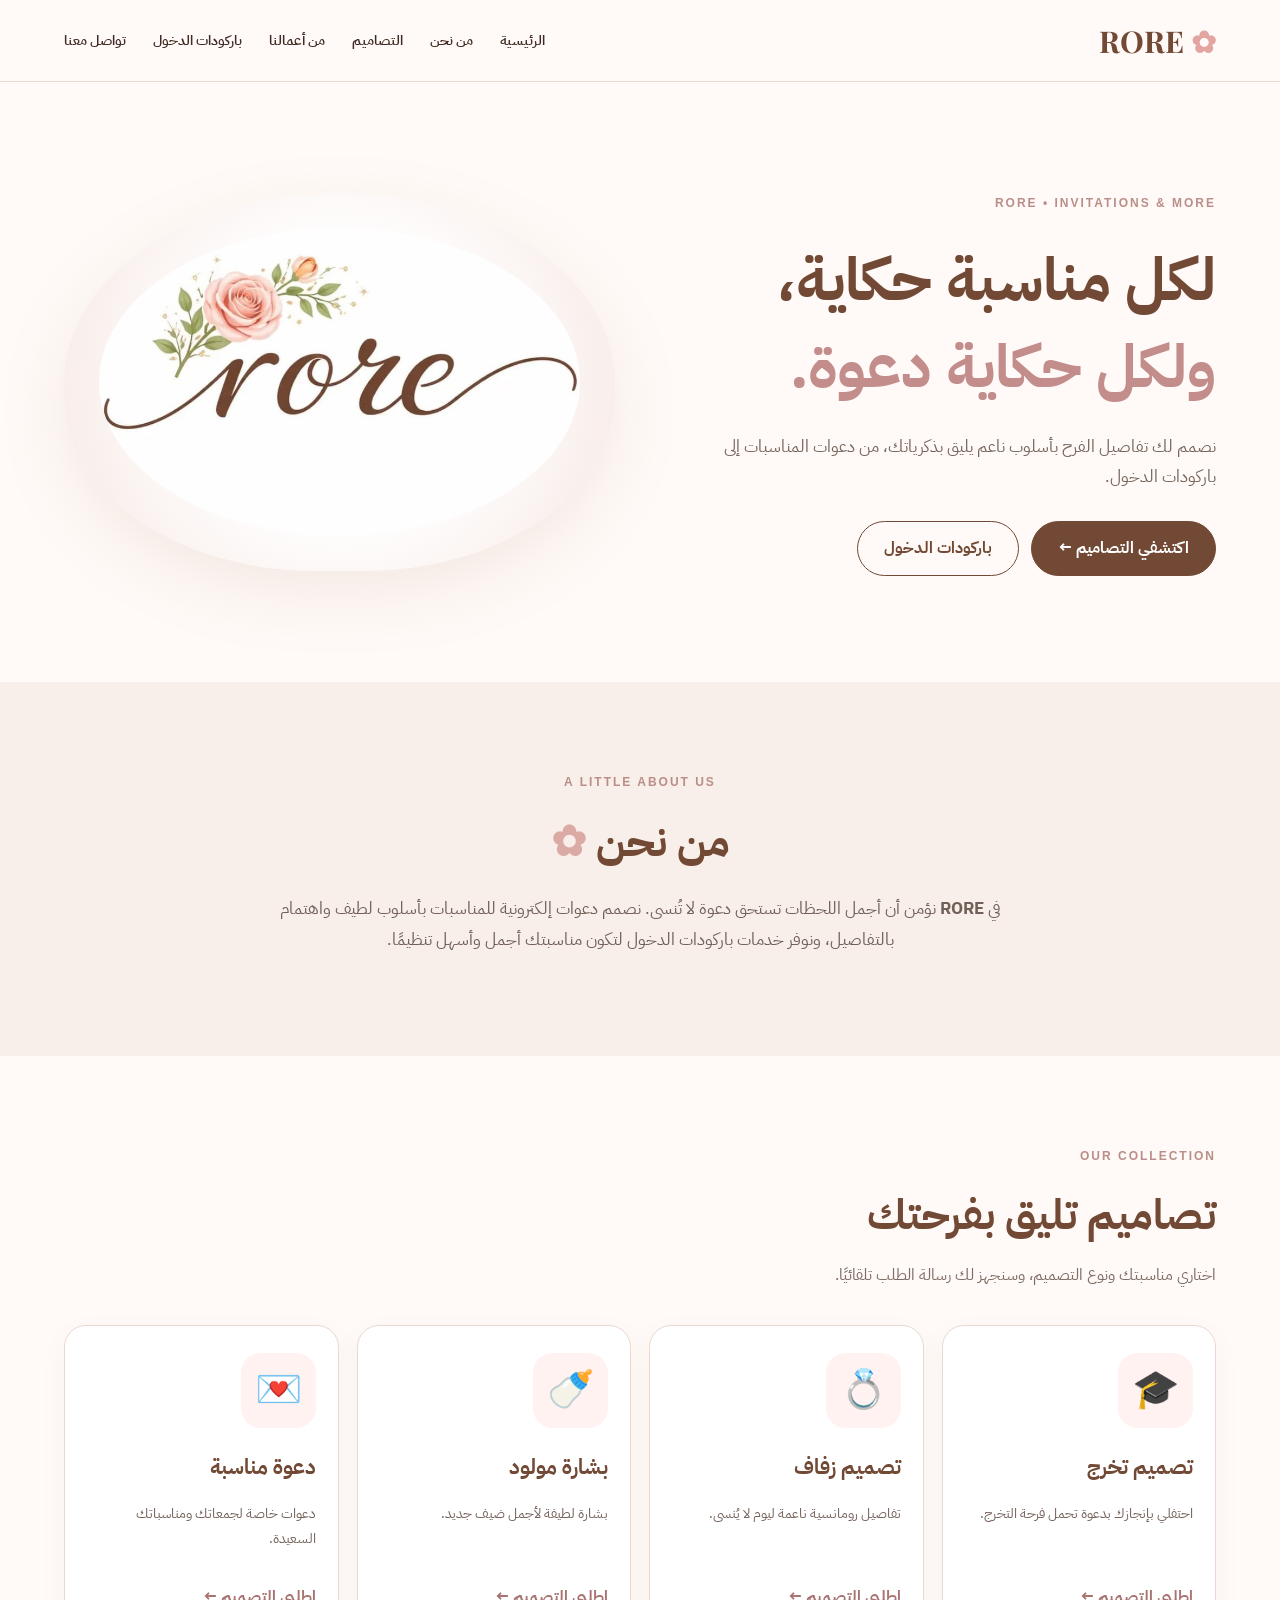
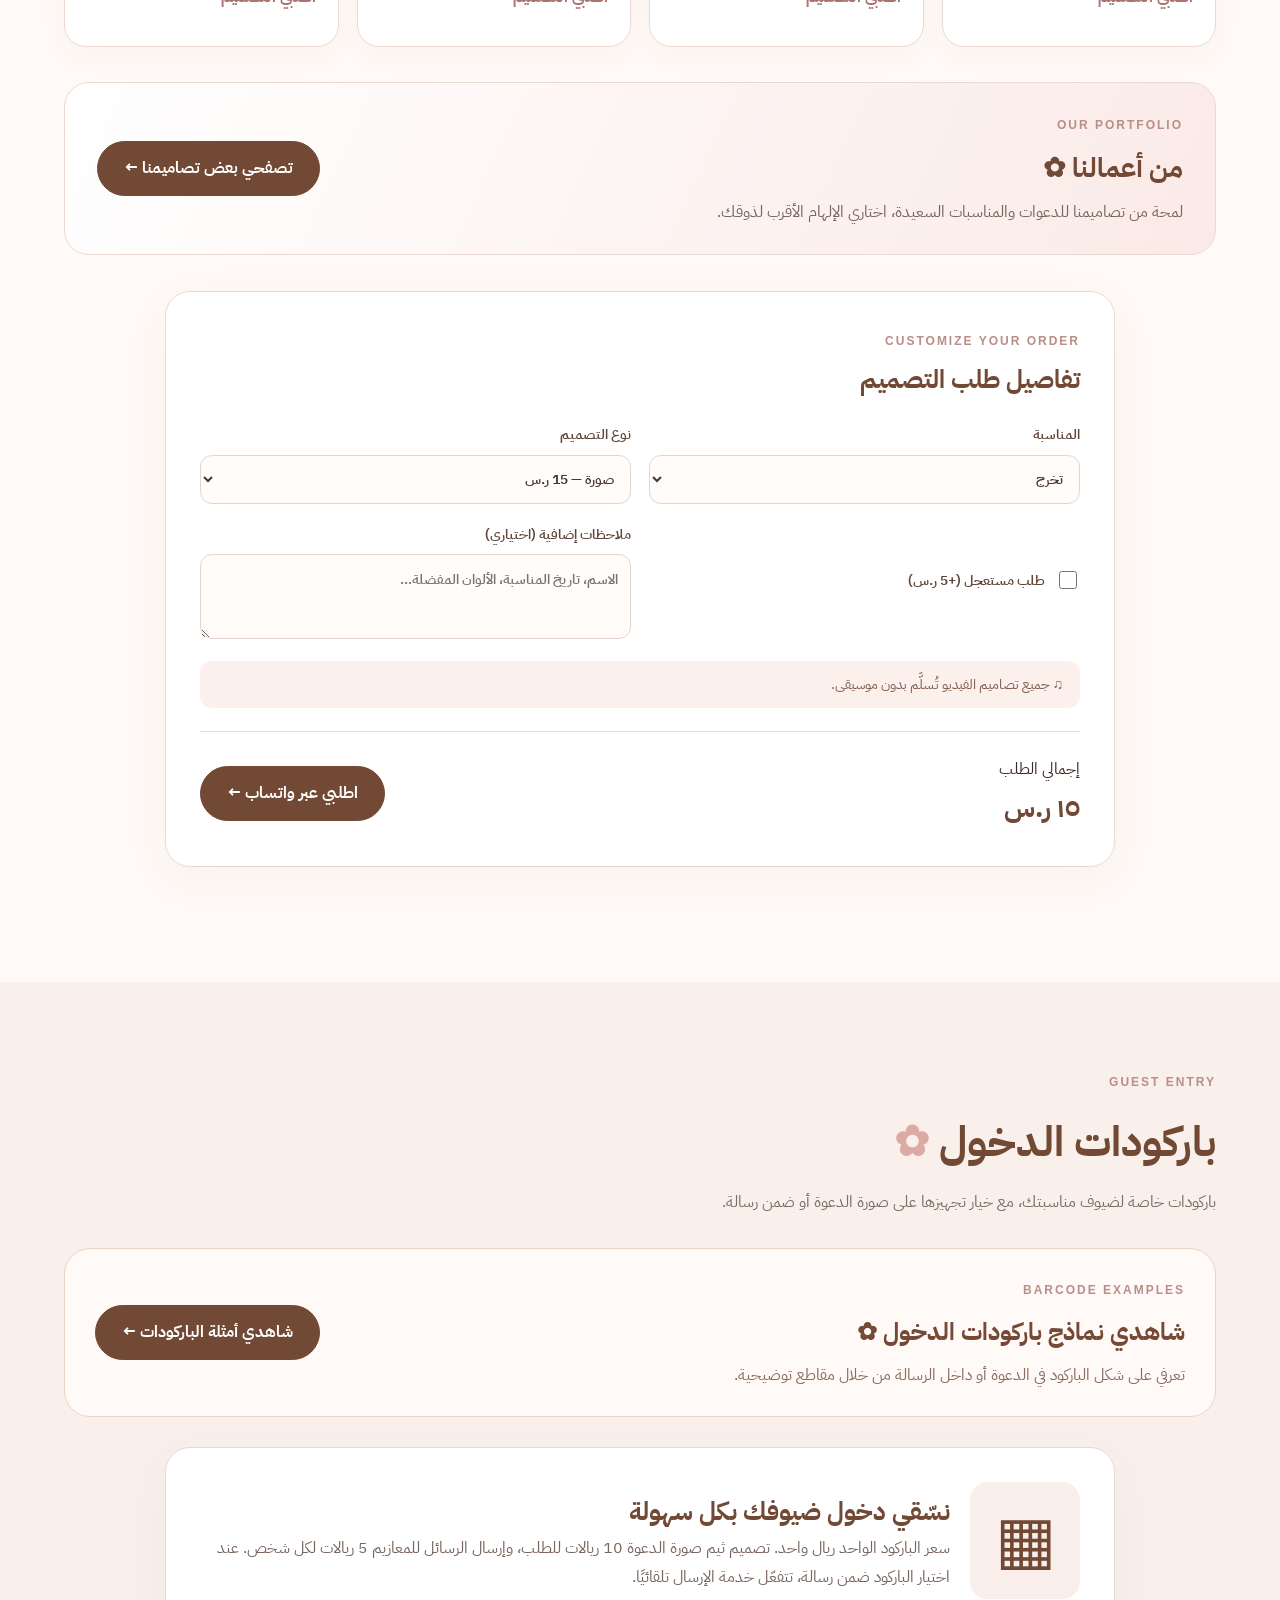
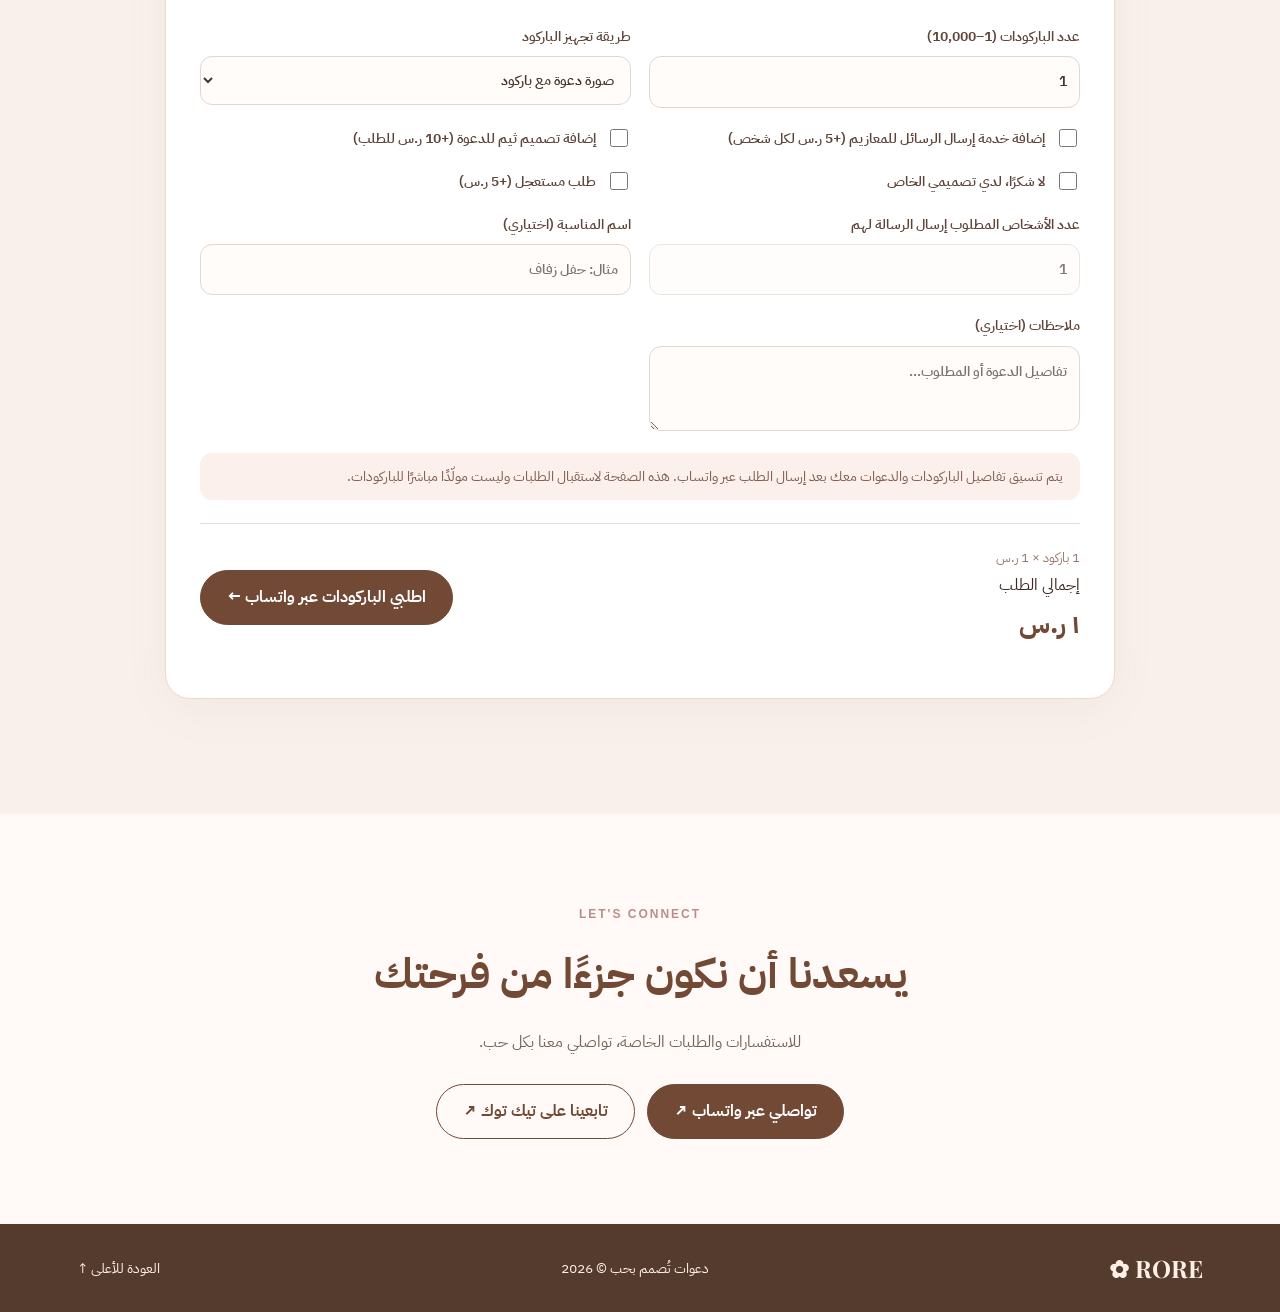
<file: index.html>
<!doctype html><html lang="ar" dir="rtl"><head><meta charset="utf-8"><meta name="viewport" content="width=device-width,initial-scale=1"><meta name="theme-color" content="#f8f1ed"><meta name="description" content="RORE تصاميم دعوات إلكترونية وباركودات دخول للمناسبات"><title>RORE | دعوات تصنع الذكرى</title><link rel="stylesheet" href="style.css"></head><body><header class="header"><a class="brand" href="#home"><span class="flower">✿</span> RORE</a><button class="menu" id="menu" aria-label="فتح القائمة" aria-expanded="false">☰</button><nav id="nav"><a href="#home">الرئيسية</a><a href="#about">من نحن</a><a href="#designs">التصاميم</a><a href="portfolio.html">من أعمالنا</a><a href="#barcode">باركودات الدخول</a><a href="#contact">تواصل معنا</a></nav></header><main><section id="home" class="hero"><div class="heroText"><span class="eyebrow">RORE • INVITATIONS & MORE</span><h1>لكل مناسبة حكاية،<br><em>ولكل حكاية دعوة.</em></h1><p>نصمم لك تفاصيل الفرح بأسلوب ناعم يليق بذكرياتك، من دعوات المناسبات إلى باركودات الدخول.</p><div class="actions"><a class="btn" href="#designs">اكتشفي التصاميم ←</a><a class="btn outline" href="#barcode">باركودات الدخول</a></div></div><div class="logoFrame"><img src="assets/rore-logo.png" alt="شعار RORE الوردي والزهور"></div></section><section id="about" class="section about"><span class="eyebrow">A LITTLE ABOUT US</span><h2>من نحن <span>✿</span></h2><p>في <strong>RORE</strong> نؤمن أن أجمل اللحظات تستحق دعوة لا تُنسى. نصمم دعوات إلكترونية للمناسبات بأسلوب لطيف واهتمام بالتفاصيل، ونوفر خدمات باركودات الدخول لتكون مناسبتك أجمل وأسهل تنظيمًا.</p></section><section id="designs" class="section"><span class="eyebrow">OUR COLLECTION</span><h2>تصاميم تليق بفرحتك</h2><p class="sub">اختاري مناسبتك ونوع التصميم، وسنجهز لك رسالة الطلب تلقائيًا.</p><div class="cards"><article class="designCard"><div class="cardIcon">🎓</div><h3>تصميم تخرج</h3><p>احتفلي بإنجازك بدعوة تحمل فرحة التخرج.</p><button data-design="تخرج" class="choose">اطلبي التصميم ←</button></article><article class="designCard"><div class="cardIcon">💍</div><h3>تصميم زفاف</h3><p>تفاصيل رومانسية ناعمة ليوم لا يُنسى.</p><button data-design="زفاف" class="choose">اطلبي التصميم ←</button></article><article class="designCard"><div class="cardIcon">🍼</div><h3>بشارة مولود</h3><p>بشارة لطيفة لأجمل ضيف جديد.</p><button data-design="بشارة مولود" class="choose">اطلبي التصميم ←</button></article><article class="designCard"><div class="cardIcon">💌</div><h3>دعوة مناسبة</h3><p>دعوات خاصة لجمعاتك ومناسباتك السعيدة.</p><button data-design="دعوة مناسبة" class="choose">اطلبي التصميم ←</button></article></div><div class="portfolioTeaser"><div><span class="eyebrow">OUR PORTFOLIO</span><h3>من أعمالنا ✿</h3><p>لمحة من تصاميمنا للدعوات والمناسبات السعيدة، اختاري الإلهام الأقرب لذوقك.</p></div><a class="btn" href="portfolio.html">تصفحي بعض تصاميمنا ←</a></div><div class="orderPanel" id="designOrder"><div><span class="eyebrow">CUSTOMIZE YOUR ORDER</span><h3>تفاصيل طلب التصميم</h3></div><div class="fields"><label>المناسبة<select id="occasion"><option>تخرج</option><option>زفاف</option><option>بشارة مولود</option><option>دعوة مناسبة</option></select></label><label>نوع التصميم<select id="format"><option value="15">صورة — 15 ر.س</option><option value="25">فيديو — 25 ر.س</option><option value="45">دعوة تفاعلية — 45 ر.س</option></select></label><label class="check"><input type="checkbox" id="rush"> طلب مستعجل (+5 ر.س)</label><label>ملاحظات إضافية (اختياري)<textarea id="designNotes" maxlength="500" placeholder="الاسم، تاريخ المناسبة، الألوان المفضلة..."></textarea></label></div><div class="notice">♫ جميع تصاميم الفيديو تُسلَّم بدون موسيقى.</div><div class="checkout"><div>إجمالي الطلب <strong id="designTotal">15 ر.س</strong></div><button class="btn" id="designSubmit">اطلبي عبر واتساب ←</button></div></div></section><section id="barcode" class="section barcodeSection"><span class="eyebrow">GUEST ENTRY</span><h2>باركودات الدخول <span>✿</span></h2><p class="sub">باركودات خاصة لضيوف مناسبتك، مع خيار تجهيزها على صورة الدعوة أو ضمن رسالة.</p><div class="barcodeExamples"><div><span class="eyebrow">BARCODE EXAMPLES</span><h3>شاهدي نماذج باركودات الدخول ✿</h3><p>تعرفي على شكل الباركود في الدعوة أو داخل الرسالة من خلال مقاطع توضيحية.</p></div><a class="btn" href="barcode-examples.html">شاهدي أمثلة الباركودات ←</a></div><div class="orderPanel barcodePanel"><div class="barcodeIntro"><div class="qrIcon">▦</div><div><h3>نسّقي دخول ضيوفك بكل سهولة</h3><p>سعر الباركود الواحد ريال واحد. تصميم ثيم صورة الدعوة 10 ريالات للطلب، وإرسال الرسائل للمعازيم 5 ريالات لكل شخص. عند اختيار الباركود ضمن رسالة، تتفعّل خدمة الإرسال تلقائيًا.</p></div></div><div class="fields"><label>عدد الباركودات (1–10,000)<input id="qty" type="number" min="1" max="10000" step="1" value="1" inputmode="numeric"></label><label>طريقة تجهيز الباركود<select id="barcodeType"><option value="صورة دعوة مع باركود">صورة دعوة مع باركود</option><option value="باركود ضمن رسالة">باركود ضمن رسالة</option></select></label><label class="check"><input type="checkbox" id="sendGuests"> إضافة خدمة إرسال الرسائل للمعازيم (+5 ر.س لكل شخص)</label><label class="check" id="themeOption"><input type="checkbox" id="themeDesign"> إضافة تصميم ثيم للدعوة (+10 ر.س للطلب)</label><label class="check"><input type="checkbox" id="ownDesign"> لا شكرًا، لدي تصميمي الخاص</label><label class="check"><input type="checkbox" id="barcodeRush"> طلب مستعجل (+5 ر.س)</label><label>عدد الأشخاص المطلوب إرسال الرسالة لهم<input id="sendQty" type="number" min="1" max="10000" step="1" value="1" inputmode="numeric" disabled></label><label>اسم المناسبة (اختياري)<input id="eventName" type="text" maxlength="100" placeholder="مثال: حفل زفاف"></label><label>ملاحظات (اختياري)<textarea id="barcodeNotes" maxlength="500" placeholder="تفاصيل الدعوة أو المطلوب..."></textarea></label></div><div class="notice">يتم تنسيق تفاصيل الباركودات والدعوات معك بعد إرسال الطلب عبر واتساب. هذه الصفحة لاستقبال الطلبات وليست مولّدًا مباشرًا للباركودات.</div><div class="checkout"><div><small id="breakdown">1 باركود × 1 ر.س</small><span>إجمالي الطلب <strong id="barcodeTotal">1 ر.س</strong></span></div><button class="btn" id="barcodeSubmit">اطلبي الباركودات عبر واتساب ←</button></div><p class="error" id="error" role="alert" aria-live="polite"></p></div></section><section id="contact" class="section contact"><span class="eyebrow">LET'S CONNECT</span><h2>يسعدنا أن نكون جزءًا من فرحتك</h2><p>للاستفسارات والطلبات الخاصة، تواصلي معنا بكل حب.</p><div class="actions center"><a class="btn" id="contactWhatsapp" href="https://wa.me/qr/OZ2SXRI33L3PI1?s=r" target="_blank" rel="noopener noreferrer">تواصلي عبر واتساب ↗</a><a class="btn outline" href="https://www.tiktok.com/@rore_ag8?_r=1&amp;_t=ZS-9Ak2zIqn4ss" target="_blank" rel="noopener noreferrer">تابعينا على تيك توك ↗</a></div></section></main><footer><strong>RORE ✿</strong><span>دعوات تُصمم بحب © <span id="year"></span></span><a href="#home">العودة للأعلى ↑</a></footer><script src="script.js"></script></body></html>
</file>
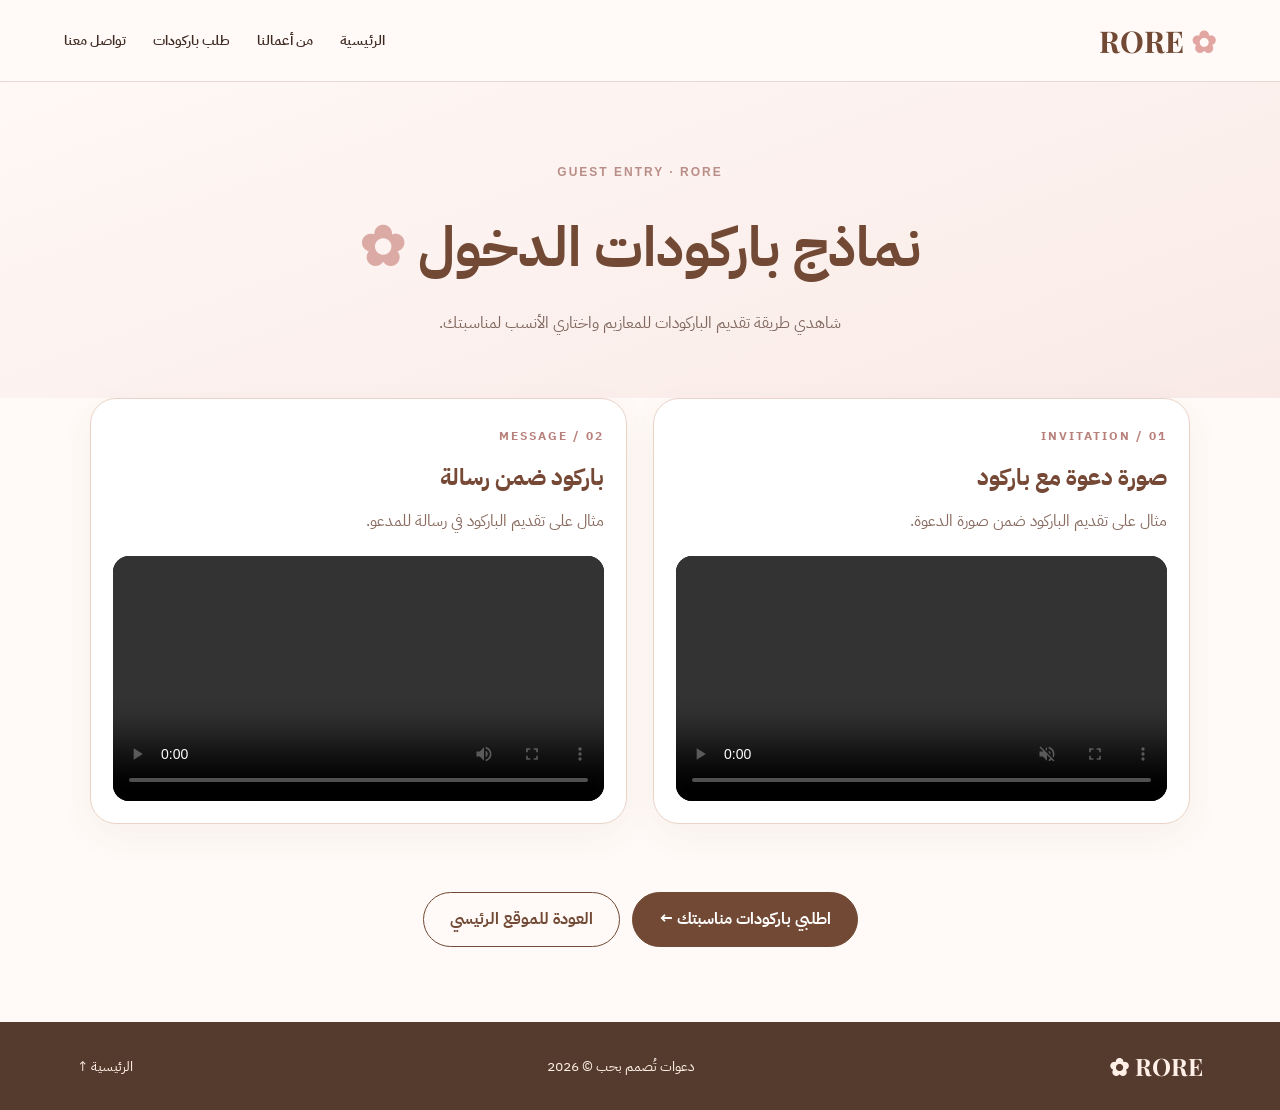
<file: barcode-examples.html>
<!doctype html><html lang="ar" dir="rtl"><head><meta charset="utf-8"><meta name="viewport" content="width=device-width,initial-scale=1"><meta name="theme-color" content="#f8f1ed"><meta name="description" content="نماذج فيديو لخدمات باركودات الدخول من RORE"><title>نماذج باركودات الدخول | RORE</title><link rel="stylesheet" href="style.css"></head><body><header class="header"><a class="brand" href="index.html#home"><span class="flower">✿</span> RORE</a><button class="menu" id="menu" aria-label="فتح القائمة" aria-expanded="false">☰</button><nav id="nav"><a href="index.html#home">الرئيسية</a><a href="portfolio.html">من أعمالنا</a><a href="index.html#barcode">طلب باركودات</a><a href="index.html#contact">تواصل معنا</a></nav></header><main><section class="galleryHero barcodeHero"><span class="eyebrow">GUEST ENTRY · RORE</span><h1>نماذج باركودات الدخول <span style="color:#dbaaa5">✿</span></h1><p>شاهدي طريقة تقديم الباركودات للمعازيم واختاري الأنسب لمناسبتك.</p></section><section class="barcodeVideos" aria-label="مقاطع نماذج الباركودات"><article class="barcodeVideoCard"><div class="barcodeVideoHeading"><span>01 / INVITATION</span><h2>صورة دعوة مع باركود</h2><p>مثال على تقديم الباركود ضمن صورة الدعوة.</p></div><video controls autoplay muted playsinline preload="metadata" aria-label="مقطع صورة دعوة مع باركود"><source src="assets/barcode/invitation-with-qr.mp4" type="video/mp4">متصفحك لا يدعم تشغيل الفيديو.</video></article><article class="barcodeVideoCard"><div class="barcodeVideoHeading"><span>02 / MESSAGE</span><h2>باركود ضمن رسالة</h2><p>مثال على تقديم الباركود في رسالة للمدعو.</p></div><video controls playsinline preload="metadata" aria-label="مقطع باركود ضمن رسالة"><source src="assets/barcode/qr-in-message.mp4" type="video/mp4">متصفحك لا يدعم تشغيل الفيديو.</video></article><div class="galleryReturn"><a class="btn" href="index.html#barcode">اطلبي باركودات مناسبتك ←</a><a class="btn outline" href="index.html">العودة للموقع الرئيسي</a></div></section></main><footer><strong>RORE ✿</strong><span>دعوات تُصمم بحب © 2026</span><a href="index.html#home">الرئيسية ↑</a></footer><script src="script.js"></script></body></html>
</file>
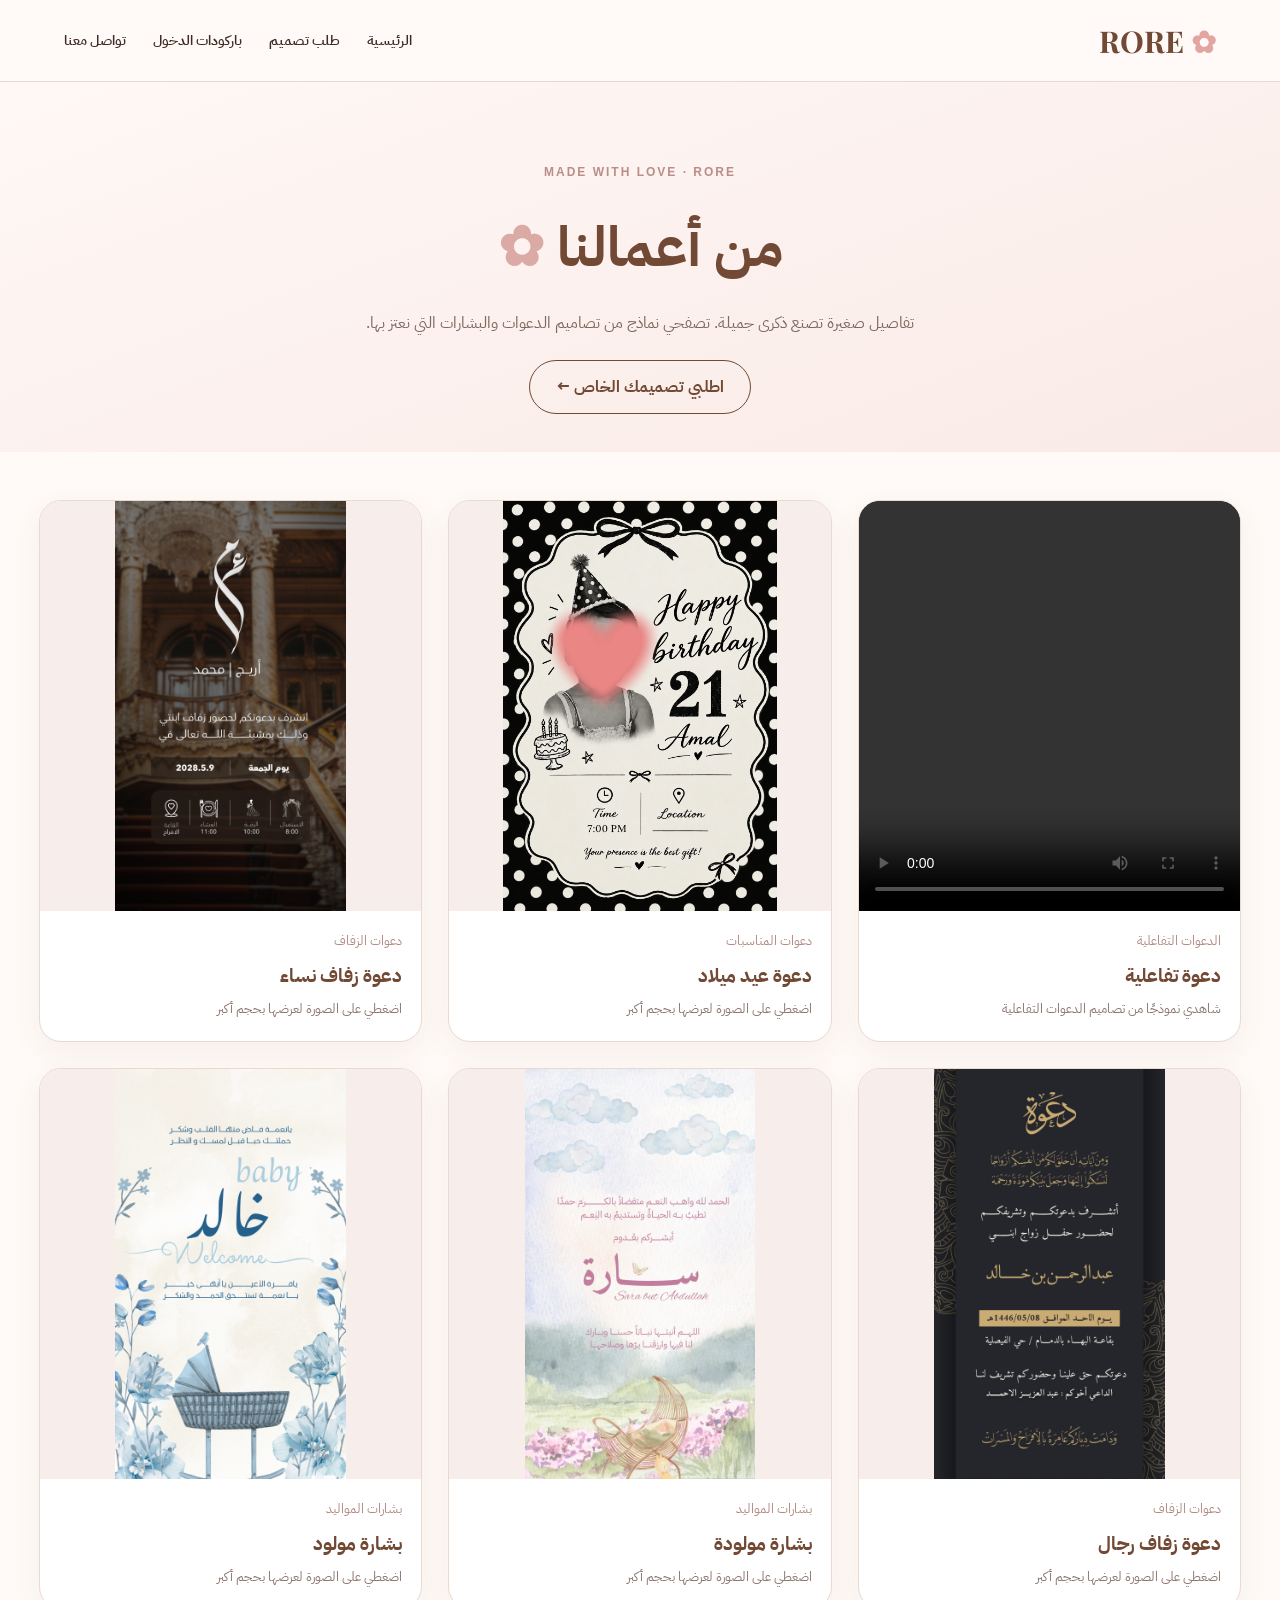
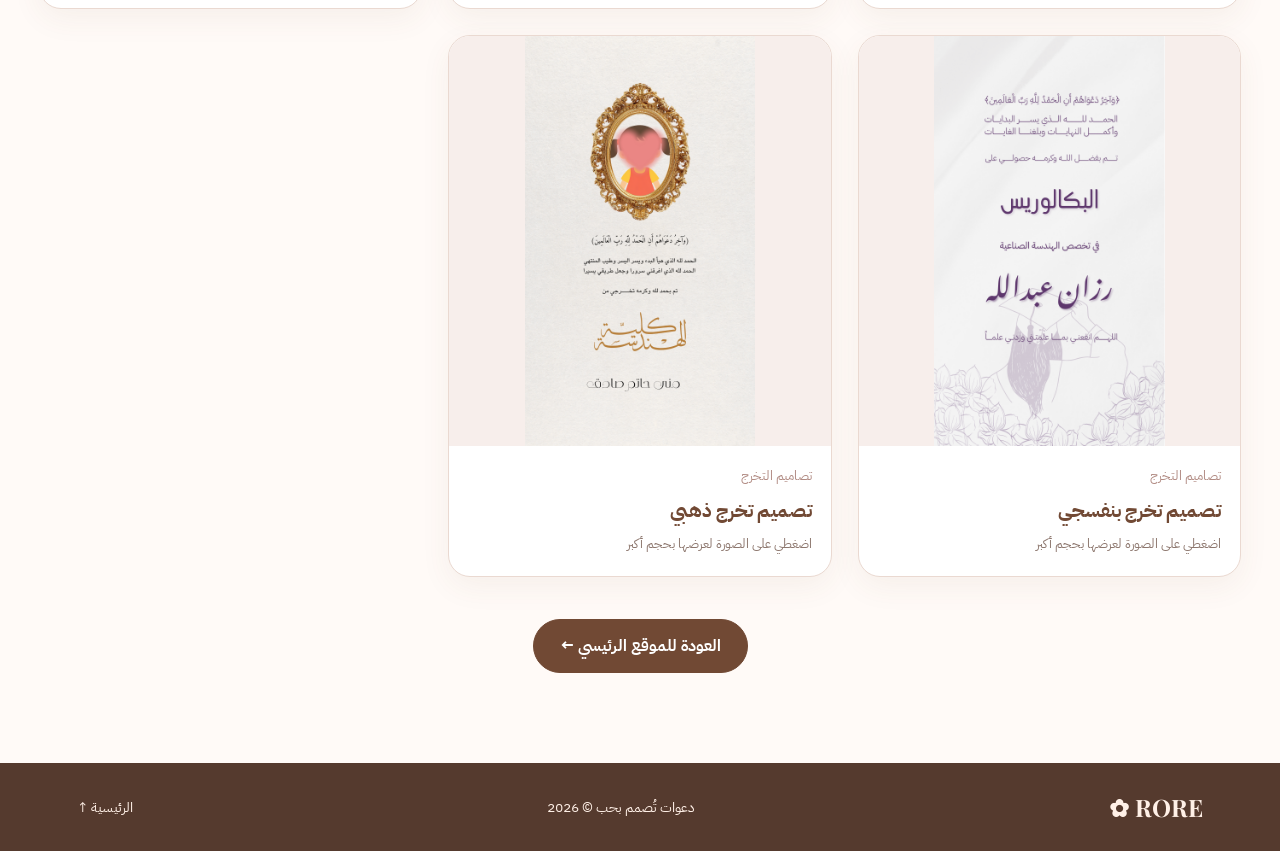
<file: portfolio.html>
<!doctype html><html lang="ar" dir="rtl"><head><meta charset="utf-8"><meta name="viewport" content="width=device-width,initial-scale=1"><meta name="theme-color" content="#f8f1ed"><meta name="description" content="معرض تصاميم RORE لدعوات المناسبات والزفاف والمواليد والتخرج"><title>من أعمالنا | RORE</title><link rel="stylesheet" href="style.css"></head><body><header class="header"><a class="brand" href="index.html#home"><span class="flower">✿</span> RORE</a><button class="menu" id="menu" aria-label="فتح القائمة" aria-expanded="false">☰</button><nav id="nav"><a href="index.html#home">الرئيسية</a><a href="index.html#designs">طلب تصميم</a><a href="index.html#barcode">باركودات الدخول</a><a href="index.html#contact">تواصل معنا</a></nav></header><main><section class="galleryHero"><span class="eyebrow">MADE WITH LOVE · RORE</span><h1>من أعمالنا <span style="color:#dbaaa5">✿</span></h1><p>تفاصيل صغيرة تصنع ذكرى جميلة. تصفحي نماذج من تصاميم الدعوات والبشارات التي نعتز بها.</p><a class="btn outline" href="index.html#designs">اطلبي تصميمك الخاص ←</a></section><section class="galleryWrap" aria-label="معرض التصاميم"><div class="galleryGrid"><article class="galleryItem interactiveSample"><div class="galleryVideo"><video controls playsinline preload="metadata" aria-label="نموذج دعوة تفاعلية" src="assets/portfolio/interactive-invitation.mp4">متصفحك لا يدعم تشغيل الفيديو.</video></div><div class="galleryInfo"><small>الدعوات التفاعلية</small><h2>دعوة تفاعلية</h2><p>شاهدي نموذجًا من تصاميم الدعوات التفاعلية</p></div></article><article class="galleryItem"><button type="button" class="galleryOpen" data-src="assets/portfolio/birthday.png" data-title="دعوة عيد ميلاد" aria-label="تكبير دعوة عيد ميلاد"><img src="assets/portfolio/birthday.png" alt="دعوة عيد ميلاد" loading="lazy"></button><div class="galleryInfo"><small>دعوات المناسبات</small><h2>دعوة عيد ميلاد</h2><p>اضغطي على الصورة لعرضها بحجم أكبر</p></div></article><article class="galleryItem"><button type="button" class="galleryOpen" data-src="assets/portfolio/wedding-women.png" data-title="دعوة زفاف نساء" aria-label="تكبير دعوة زفاف نساء"><img src="assets/portfolio/wedding-women.png" alt="دعوة زفاف نساء" loading="lazy"></button><div class="galleryInfo"><small>دعوات الزفاف</small><h2>دعوة زفاف نساء</h2><p>اضغطي على الصورة لعرضها بحجم أكبر</p></div></article><article class="galleryItem"><button type="button" class="galleryOpen" data-src="assets/portfolio/wedding-men.png" data-title="دعوة زفاف رجال" aria-label="تكبير دعوة زفاف رجال"><img src="assets/portfolio/wedding-men.png" alt="دعوة زفاف رجال" loading="lazy"></button><div class="galleryInfo"><small>دعوات الزفاف</small><h2>دعوة زفاف رجال</h2><p>اضغطي على الصورة لعرضها بحجم أكبر</p></div></article><article class="galleryItem"><button type="button" class="galleryOpen" data-src="assets/portfolio/baby-girl.png" data-title="بشارة مولودة" aria-label="تكبير بشارة مولودة"><img src="assets/portfolio/baby-girl.png" alt="بشارة مولودة" loading="lazy"></button><div class="galleryInfo"><small>بشارات المواليد</small><h2>بشارة مولودة</h2><p>اضغطي على الصورة لعرضها بحجم أكبر</p></div></article><article class="galleryItem"><button type="button" class="galleryOpen" data-src="assets/portfolio/baby-boy.png" data-title="بشارة مولود" aria-label="تكبير بشارة مولود"><img src="assets/portfolio/baby-boy.png" alt="بشارة مولود" loading="lazy"></button><div class="galleryInfo"><small>بشارات المواليد</small><h2>بشارة مولود</h2><p>اضغطي على الصورة لعرضها بحجم أكبر</p></div></article><article class="galleryItem"><button type="button" class="galleryOpen" data-src="assets/portfolio/graduation-purple.png" data-title="تصميم تخرج بنفسجي" aria-label="تكبير تصميم تخرج بنفسجي"><img src="assets/portfolio/graduation-purple.png" alt="تصميم تخرج بنفسجي" loading="lazy"></button><div class="galleryInfo"><small>تصاميم التخرج</small><h2>تصميم تخرج بنفسجي</h2><p>اضغطي على الصورة لعرضها بحجم أكبر</p></div></article><article class="galleryItem"><button type="button" class="galleryOpen" data-src="assets/portfolio/graduation-gold.png" data-title="تصميم تخرج ذهبي" aria-label="تكبير تصميم تخرج ذهبي"><img src="assets/portfolio/graduation-gold.png" alt="تصميم تخرج ذهبي" loading="lazy"></button><div class="galleryInfo"><small>تصاميم التخرج</small><h2>تصميم تخرج ذهبي</h2><p>اضغطي على الصورة لعرضها بحجم أكبر</p></div></article></div><div class="galleryReturn"><a class="btn" href="index.html">العودة للموقع الرئيسي ←</a></div></section></main><footer><strong>RORE ✿</strong><span>دعوات تُصمم بحب © 2026</span><a href="index.html#home">الرئيسية ↑</a></footer><div class="lightbox" id="lightbox" role="dialog" aria-modal="true" aria-label="عرض الصورة" hidden><button class="lightboxClose" id="lightboxClose" aria-label="إغلاق">×</button><img id="lightboxImg" alt=""><p id="lightboxTitle"></p></div><script src="script.js"></script><script src="portfolio.js"></script></body></html>
</file>
<file: style.css>
@import url('https://fonts.googleapis.com/css2?family=IBM+Plex+Sans+Arabic:wght@400;500;600;700&family=Playfair+Display:ital,wght@0,600;1,600&display=swap');:root{--brown:#714934;--dark:#402b24;--pink:#e9b9b2;--light:#fffaf7;--cream:#f8f1ed;--border:#ead9d1}*{box-sizing:border-box}html{scroll-behavior:smooth}body{margin:0;background:var(--light);color:var(--dark);font-family:'IBM Plex Sans Arabic',Tahoma,sans-serif;line-height:1.8}button,input,select,textarea{font:inherit}button{cursor:pointer}a{text-decoration:none;color:inherit}.header{height:82px;display:flex;justify-content:space-between;align-items:center;padding:0 max(5%,calc((100vw - 1200px)/2));background:#fffaf7f2;position:sticky;top:0;z-index:20;border-bottom:1px solid var(--border);backdrop-filter:blur(12px)}.brand{font:700 30px 'Playfair Display',serif;color:var(--brown)}.flower{color:#e2a5a1}.header nav{display:flex;gap:27px;font-size:14px;font-weight:600}.header nav a:hover{color:#c18b88}.menu{display:none;background:none;border:0;font-size:27px;color:var(--brown)}.hero{max-width:1200px;margin:auto;min-height:600px;padding:65px 24px;display:grid;grid-template-columns:1fr 1fr;gap:50px;align-items:center}.eyebrow{font:600 12px Arial,sans-serif;letter-spacing:2px;color:#ba8e88}.hero h1{font-size:clamp(34px,4.7vw,63px);line-height:1.45;margin:20px 0;color:var(--brown)}.hero h1 em{font-style:normal;color:#c38d8c}.hero p{max-width:500px;color:#77665e;font-size:17px}.actions{display:flex;gap:12px;flex-wrap:wrap;margin-top:28px}.btn{background:var(--brown);border:1px solid var(--brown);color:white;padding:12px 26px;border-radius:40px;display:inline-block;font-weight:700;transition:.2s;text-align:center}.btn:hover{transform:translateY(-2px);background:#503426}.btn.outline{background:transparent;color:var(--brown)}.btn.outline:hover{background:#f6e9e5}.logoFrame{background:radial-gradient(circle,#fff 40%,#f6e7e2 100%);border-radius:50% 50% 46% 46%;padding:35px;box-shadow:0 22px 65px #b68a7826}.logoFrame img{width:100%;border-radius:50%;display:block}.section{padding:85px max(5%,calc((100vw - 1200px)/2));scroll-margin-top:85px}.section h2{font-size:clamp(29px,3.5vw,42px);color:var(--brown);margin:8px 0}.section h2 span{color:#dbaaa5}.about{text-align:center;background:#f8eeea}.about p{max-width:760px;margin:15px auto;color:#716058;font-size:17px}.sub{color:#7e6c65;margin:0 0 30px}.cards{display:grid;grid-template-columns:repeat(4,1fr);gap:18px;margin:35px 0}.designCard{border:1px solid var(--border);background:white;border-radius:22px;padding:27px 22px;box-shadow:0 9px 30px #7350410a;transition:.2s}.designCard:hover{transform:translateY(-5px);border-color:#e6b9b4}.cardIcon{font-size:38px;background:#fff2f0;border-radius:20px;width:75px;height:75px;display:grid;place-items:center}.designCard h3{font-size:21px;color:var(--brown);margin-bottom:4px}.designCard p{font-size:14px;color:#76645c;min-height:60px}.choose{background:none;border:0;padding:8px 0;color:#a87371;font-weight:700}.orderPanel{background:white;border:1px solid var(--border);padding:34px;border-radius:25px;box-shadow:0 12px 50px #65442e0c;max-width:950px;margin:30px auto}.orderPanel h3{font-size:25px;color:var(--brown);margin:3px 0 20px}.fields{display:grid;grid-template-columns:repeat(2,minmax(0,1fr));gap:18px}.fields label{display:flex;flex-direction:column;gap:7px;font-size:14px;font-weight:600;color:#5f4438}.fields input:not([type=checkbox]),.fields select,.fields textarea{width:100%;background:#fffcfa;border:1px solid #e5d5cd;border-radius:12px;padding:12px;color:#49352d;outline:none}.fields input:focus,.fields select:focus,.fields textarea:focus{border-color:#bd8981;box-shadow:0 0 0 3px #e7bbb844}.fields textarea{resize:vertical;min-height:85px}.fields .check{flex-direction:row;align-items:center;align-self:center;gap:10px}.check input{accent-color:var(--brown);width:18px;height:18px}.notice{background:#fbf0ec;color:#815e50;border-radius:12px;padding:11px 17px;font-size:14px;margin-top:22px}.checkout{display:flex;align-items:center;justify-content:space-between;gap:18px;border-top:1px solid var(--border);margin-top:23px;padding-top:23px}.checkout strong{display:block;font-size:27px;color:var(--brown)}.checkout small{display:block;color:#98786a}.barcodeSection{background:#f9f0ec}.barcodeIntro{display:flex;align-items:center;gap:20px;margin-bottom:25px}.barcodeIntro h3{margin:0}.barcodeIntro p{margin:0;color:#78665d}.qrIcon{font-size:65px;color:var(--brown);background:#f9eeea;width:110px;min-width:110px;text-align:center;border-radius:18px}.error{color:#a72f35;font-weight:700}.contact{text-align:center}.contact p{color:#75635b}.center{justify-content:center}footer{background:#553a2e;color:#fff0e7;display:flex;justify-content:space-between;align-items:center;gap:15px;padding:28px 6%;font-size:14px}footer strong{font:700 24px 'Playfair Display',serif}@media(max-width:900px){.cards{grid-template-columns:repeat(2,1fr)}.hero{gap:15px}.header nav{gap:13px}}@media(max-width:650px){.header{height:70px;padding:0 5%}.menu{display:block}.header nav{display:none;position:absolute;top:70px;right:0;left:0;background:#fffaf7;flex-direction:column;padding:20px 7%;border-bottom:1px solid var(--border)}.header nav.open{display:flex}.hero{grid-template-columns:1fr;min-height:0;padding:45px 6%;gap:35px}.logoFrame{max-width:380px;margin:auto}.section{padding:65px 6%}.cards{grid-template-columns:1fr 1fr;gap:11px}.designCard{padding:17px 13px}.designCard h3{font-size:17px}.designCard p{font-size:13px}.cardIcon{width:58px;height:58px;font-size:29px}.orderPanel{padding:22px 16px}.fields{grid-template-columns:1fr}.checkout{flex-direction:column;align-items:stretch}.checkout .btn{width:100%}.barcodeIntro{align-items:flex-start}.qrIcon{min-width:70px;width:70px;font-size:43px}.barcodeIntro h3{font-size:19px}footer{flex-wrap:wrap;justify-content:center;text-align:center}}

#themeOption[hidden]{display:none!important}input:disabled{opacity:.65;cursor:not-allowed}

/* Portfolio gallery */
.portfolioTeaser{display:flex;justify-content:space-between;align-items:center;gap:22px;flex-wrap:wrap;padding:27px 32px;background:linear-gradient(115deg,#fff,#faeae7);border:1px solid var(--border);border-radius:25px;margin:0 0 36px}.portfolioTeaser h3{font-size:27px;color:var(--brown);margin:5px 0}.portfolioTeaser p{color:#78665d;margin:0}.galleryHero{text-align:center;padding:75px 6% 38px;background:linear-gradient(160deg,#fff8f5,#f9eae7)}.galleryHero h1{font-size:clamp(32px,5vw,55px);color:var(--brown);margin:12px 0}.galleryHero p{color:#80685f;max-width:620px;margin:0 auto 22px}.galleryWrap{max-width:1250px;margin:0 auto;padding:48px 24px 90px}.galleryGrid{display:grid;grid-template-columns:repeat(3,minmax(0,1fr));gap:26px}.galleryItem{margin:0;background:white;border:1px solid var(--border);border-radius:22px;overflow:hidden;box-shadow:0 10px 30px #704d3410}.galleryOpen{width:100%;padding:0;border:0;background:#f7eeeb;display:block;overflow:hidden;cursor:zoom-in}.galleryOpen img{display:block;width:100%;height:410px;object-fit:contain;transition:transform .25s}.galleryOpen:hover img{transform:scale(1.035)}.galleryInfo{padding:15px 19px 20px}.galleryInfo small{color:#b18b83}.galleryInfo h2{font-size:19px;margin:4px 0;color:var(--brown)}.galleryInfo p{margin:0;color:#8d776e;font-size:13px}.lightbox{position:fixed;inset:0;z-index:100;background:#160f0de8;display:flex;flex-direction:column;align-items:center;justify-content:center;padding:60px 16px 24px;gap:10px}.lightbox[hidden]{display:none}.lightbox img{max-width:95vw;max-height:78vh;object-fit:contain;border-radius:8px}.lightbox p{color:#fff;font-weight:600;margin:0}.lightboxClose{position:absolute;top:15px;left:22px;background:#fff;border:0;border-radius:50%;font-size:26px;width:44px;height:44px;cursor:pointer}.galleryReturn{text-align:center;margin-top:42px}@media(max-width:900px){.galleryGrid{grid-template-columns:repeat(2,minmax(0,1fr))}.galleryOpen img{height:350px}}@media(max-width:600px){.galleryGrid{grid-template-columns:1fr;gap:20px}.galleryOpen img{height:auto;max-height:540px}.portfolioTeaser{padding:22px}.galleryWrap{padding:26px 5% 65px}}

/* Barcode examples gallery */
.barcodeExamples{margin:32px 0 24px;padding:26px 30px;border:1px solid #ead4c8;border-radius:26px;background:#fffaf7;display:flex;align-items:center;justify-content:space-between;gap:22px;flex-wrap:wrap}.barcodeExamples h3{font-size:1.5rem;margin:7px 0;color:#754936}.barcodeExamples p{margin:0;color:#896b60}.barcodeVideos{width:min(1100px,92%);margin:0 auto 75px;display:grid;grid-template-columns:repeat(2,minmax(0,1fr));gap:26px}.barcodeVideoCard{padding:22px;background:#fff;border:1px solid #ead4c8;border-radius:26px;box-shadow:0 12px 36px #7449320d}.barcodeVideoHeading span{color:#b8807b;font-size:.75rem;letter-spacing:2px;font-weight:700}.barcodeVideoHeading h2{color:#754936;font-size:1.45rem;margin:8px 0}.barcodeVideoHeading p{color:#896b60;margin:0 0 20px}.barcodeVideoCard video{display:block;width:100%;max-height:670px;object-fit:contain;background:#211b1a;border-radius:16px}.barcodeVideos .galleryReturn{grid-column:1/-1;display:flex;justify-content:center;flex-wrap:wrap;gap:12px}@media(max-width:720px){.barcodeVideos{grid-template-columns:1fr}.barcodeExamples{padding:20px}.barcodeExamples .btn{width:100%;text-align:center}}

/* Interactive invitation portfolio video */
.galleryVideo{background:#f7eeea;border-radius:18px;overflow:hidden;display:flex;align-items:center;justify-content:center}.galleryVideo video{display:block;width:100%;max-height:620px;object-fit:contain;background:#241c1b}.interactiveSample{grid-column:auto}

/* Gallery layout fix: prevent the tall video from stretching neighboring cards. */
.galleryGrid{align-items:start}
.galleryItem{align-self:start;min-width:0}
.galleryVideo{height:410px;border-radius:0;background:#f7eeea}
.galleryVideo video{width:100%;height:100%;max-height:none;object-fit:contain;background:#241c1b}
.galleryOpen{height:410px}
.galleryOpen img{height:100%;object-fit:contain}
@media(max-width:900px){.galleryVideo,.galleryOpen{height:350px}}
@media(max-width:600px){.galleryVideo,.galleryOpen{height:min(120vw,500px)}.galleryOpen img{height:100%;max-height:none}}
</file>
